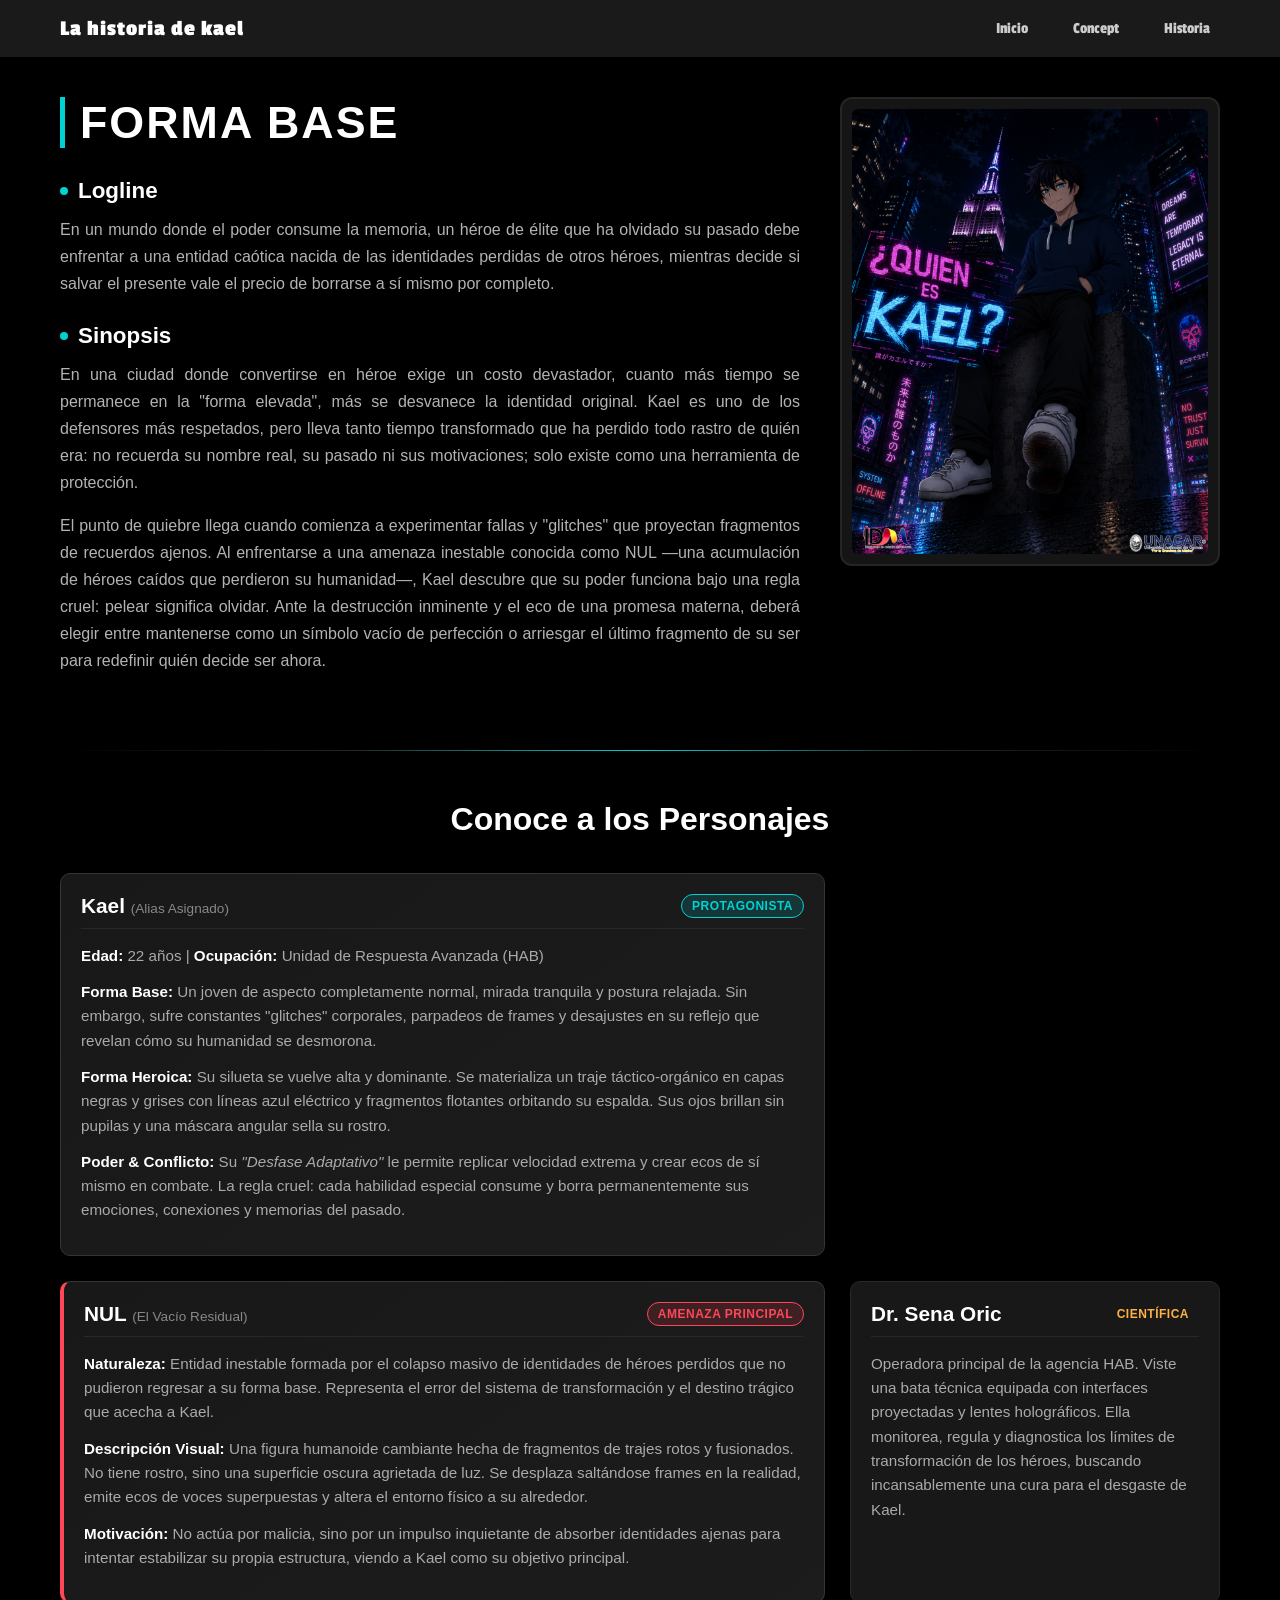
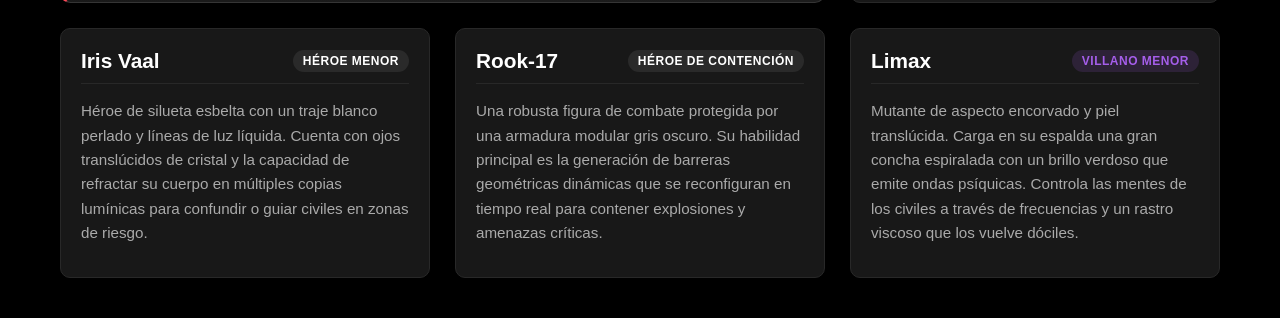
<file: historia.html>
<!DOCTYPE html>
<html lang="es-MX">
<head>
    <meta charset="UTF-8">
    <meta name="viewport" content="width=device-width, initial-scale=1.0">
    <title>historia</title>
    
    <link rel="stylesheet" href="styles.css">
    
    <link rel="preconnect" href="https://fonts.googleapis.com">
    <link rel="preconnect" href="https://fonts.gstatic.com" crossorigin>
    <link href="https://fonts.googleapis.com/css2?family=Passion+One:wght@400;700&display=swap" rel="stylesheet">
</head>
<header class="main-navbar">
        <div class="nav-container">
            <div class="nav-logo">
                <a href="index.html">La historia de kael</a>
            </div>
            <nav class="nav-links">
                <a href="index.html" class="nav-item">Inicio</a>
                <a href="Concept.html" class="nav-item">Concept</a>
                <a href="historia.html" class="nav-item">Historia</a>
            </nav>
        </div>
    </header>
<main class="story-page">
    <!-- SECCIÓN 1: NARRATIVA GENERAL & PÓSTER -->
    <section class="story-hero-section">
        <div class="story-info">
            <h1 class="story-title">FORMA BASE</h1>
            
            <div class="story-block">
                <h2><span class="accent-dot"></span>Logline</h2>
                <p>En un mundo donde el poder consume la memoria, un héroe de élite que ha olvidado su pasado debe enfrentar a una entidad caótica nacida de las identidades perdidas de otros héroes, mientras decide si salvar el presente vale el precio de borrarse a sí mismo por completo.</p>
            </div>

            <div class="story-block">
                <h2><span class="accent-dot"></span>Sinopsis</h2>
                <p>En una ciudad donde convertirse en héroe exige un costo devastador, cuanto más tiempo se permanece en la "forma elevada", más se desvanece la identidad original. Kael es uno de los defensores más respetados, pero lleva tanto tiempo transformado que ha perdido todo rastro de quién era: no recuerda su nombre real, su pasado ni sus motivaciones; solo existe como una herramienta de protección.</p>
                <p>El punto de quiebre llega cuando comienza a experimentar fallas y "glitches" que proyectan fragmentos de recuerdos ajenos. Al enfrentarse a una amenaza inestable conocida como NUL —una acumulación de héroes caídos que perdieron su humanidad—, Kael descubre que su poder funciona bajo una regla cruel: pelear significa olvidar. Ante la destrucción inminente y el eco de una promesa materna, deberá elegir entre mantenerse como un símbolo vacío de perfección o arriesgar el último fragmento de su ser para redefinir quién decide ser ahora.</p>
            </div>
        </div>

        <!-- Contenedor del Póster -->
        <div class="story-poster-container">
            <div class="poster-frame">
                <img src="images/poster.PNG" alt="Póster Oficial de Forma Base">
            </div>
        </div>
    </section>

    <hr class="section-divider">

    <!-- SECCIÓN 2: APARTADO DE PERSONAJES -->
    <section class="characters-section">
        <h2 class="section-title">Conoce a los Personajes</h2>
        
        <div class="characters-grid">
            <!-- PROTAGONISTA: KAEL -->
            <div class="character-card core-character">
                <div class="char-header">
                    <h3>Kael <small>(Alias Asignado)</small></h3>
                    <span class="badge protagonist">Protagonista</span>
                </div>
                <div class="char-body">
                    <p><strong>Edad:</strong> 22 años | <strong>Ocupación:</strong> Unidad de Respuesta Avanzada (HAB)</p>
                    <p><strong>Forma Base:</strong> Un joven de aspecto completamente normal, mirada tranquila y postura relajada. Sin embargo, sufre constantes "glitches" corporales, parpadeos de frames y desajustes en su reflejo que revelan cómo su humanidad se desmorona.</p>
                    <p><strong>Forma Heroica:</strong> Su silueta se vuelve alta y dominante. Se materializa un traje táctico-orgánico en capas negras y grises con líneas azul eléctrico y fragmentos flotantes orbitando su espalda. Sus ojos brillan sin pupilas y una máscara angular sella su rostro.</p>
                    <p><strong>Poder & Conflicto:</strong> Su <em>"Desfase Adaptativo"</em> le permite replicar velocidad extrema y crear ecos de sí mismo en combate. La regla cruel: cada habilidad especial consume y borra permanentemente sus emociones, conexiones y memorias del pasado.</p>
                </div>
            </div>

            <!-- ANTAGONISTA: NUL -->
            <div class="character-card core-character antagonist-card">
                <div class="char-header">
                    <h3>NUL <small>(El Vacío Residual)</small></h3>
                    <span class="badge antagonist">Amenaza Principal</span>
                </div>
                <div class="char-body">
                    <p><strong>Naturaleza:</strong> Entidad inestable formada por el colapso masivo de identidades de héroes perdidos que no pudieron regresar a su forma base. Representa el error del sistema de transformación y el destino trágico que acecha a Kael.</p>
                    <p><strong>Descripción Visual:</strong> Una figura humanoide cambiante hecha de fragmentos de trajes rotos y fusionados. No tiene rostro, sino una superficie oscura agrietada de luz. Se desplaza saltándose frames en la realidad, emite ecos de voces superpuestas y altera el entorno físico a su alrededor.</p>
                    <p><strong>Motivación:</strong> No actúa por malicia, sino por un impulso inquietante de absorber identidades ajenas para intentar estabilizar su propia estructura, viendo a Kael como su objetivo principal.</p>
                </div>
            </div>

            <!-- SOPORTE: DR. SENA ORIC -->
            <div class="character-card">
                <div class="char-header">
                    <h3>Dr. Sena Oric</h3>
                    <span class="badge support">Científica</span>
                </div>
                <div class="char-body">
                    <p>Operadora principal de la agencia HAB. Viste una bata técnica equipada con interfaces proyectadas y lentes holográficos. Ella monitorea, regula y diagnostica los límites de transformación de los héroes, buscando incansablemente una cura para el desgaste de Kael.</p>
                </div>
            </div>

            <!-- SECUNDARIO: IRIS VAAL -->
            <div class="character-card">
                <div class="char-header">
                    <h3>Iris Vaal</h3>
                    <span class="badge hero">Héroe Menor</span>
                </div>
                <div class="char-body">
                    <p>Héroe de silueta esbelta con un traje blanco perlado y líneas de luz líquida. Cuenta con ojos translúcidos de cristal y la capacidad de refractar su cuerpo en múltiples copias lumínicas para confundir o guiar civiles en zonas de riesgo.</p>
                </div>
            </div>

            <!-- SECUNDARIO: ROOK-17 -->
            <div class="character-card">
                <div class="char-header">
                    <h3>Rook-17</h3>
                    <span class="badge hero">Héroe de Contención</span>
                </div>
                <div class="char-body">
                    <p>Una robusta figura de combate protegida por una armadura modular gris oscuro. Su habilidad principal es la generación de barreras geométricas dinámicas que se reconfiguran en tiempo real para contener explosiones y amenazas críticas.</p>
                </div>
            </div>

            <!-- SECUNDARIO: LIMAX -->
            <div class="character-card">
                <div class="char-header">
                    <h3>Limax</h3>
                    <span class="badge villain">Villano Menor</span>
                </div>
                <div class="char-body">
                    <p>Mutante de aspecto encorvado y piel translúcida. Carga en su espalda una gran concha espiralada con un brillo verdoso que emite ondas psíquicas. Controla las mentes de los civiles a través de frecuencias y un rastro viscoso que los vuelve dóciles.</p>
                </div>
            </div>
        </div>
    </section>
</main>
</html>
</file>
<file: styles.css>
/* ==========================================================================
   1. VARIABLES, RESET Y CONFIGURACIÓN BASE
   ========================================================================== */
:root {
    --kos-red: #020084; 
    --kos-dark-red: #1b005a;
    --kos-font: 'Passion One', impact, sans-serif;
}

* {
    margin: 0;
    padding: 0;
    box-sizing: border-box;
}

body {
    background-color: #000000;
    font-family: var(--kos-font);
    overflow-x: hidden;
}
/* ==========================================================================
   BARRA DE NAVEGACIÓN SUPERIOR (NAVBAR)
   ========================================================================== */
.main-navbar {
    background-color: #1a1a1a; /* Un tono oscuro elegante */
    position: sticky; /* Se queda fija arriba al hacer scroll */
    top: 0;
    left: 0;
    width: 100%;
    z-index: 1000; /* Asegura que quede por encima de las imágenes, pero abajo del Lightbox */
    box-shadow: 0 2px 10px rgba(0, 0, 0, 0.3);
}

.nav-container {
    max-width: 1200px;
    margin: 0 auto;
    padding: 15px 20px;
    display: flex;
    justify-content: space-between; /* Alinea logo a la izquierda y enlaces a la derecha */
    align-items: center;
}

.nav-logo a {
    color: #ffffff;
    font-size: 1.4rem;
    font-weight: bold;
    text-decoration: none;
    letter-spacing: 1px;
    transition: color 0.3s ease;
}

.nav-logo a:hover {
    color: #ff4757; /* Cambia al color acento de tu web */
}

.nav-links {
    display: flex;
    gap: 25px; /* Separación entre los botones */
}

.nav-item {
    color: #cccccc;
    text-decoration: none;
    font-size: 1rem;
    font-weight: 500;
    padding: 5px 10px;
    transition: all 0.3s ease;
    position: relative;
}

/* Efecto Hover: Cambia de color */
.nav-item:hover {
    color: #ffffff;
}

/* Indicador visual para la página activa o al pasar el cursor */
.nav-item::after {
    content: '';
    position: absolute;
    width: 0;
    height: 2px;
    bottom: 0;
    left: 10px;
    background-color: #ff4757; /* Color de la línea inferior */
    transition: width 0.3s ease;
}

.nav-item:hover::after,
.nav-item.active::after {
    width: calc(100% - 20px);
}

.nav-item.active {
    color: #ffffff;
}

/* Ajuste para pantallas pequeñas */
@media (max-width: 600px) {
    .nav-container {
        flex-direction: column;
        gap: 10px;
        padding: 10px;
    }
    .nav-links {
        gap: 15px;
    }
}
/* ==========================================================================
   2. SECCIÓN PORTADA (HERO) - INDEX
   ========================================================================== */
.kos-hero {
    position: relative;
    width: 100%;
    height: 60vh; 
    min-height: 400px;
    display: flex;
    align-items: center;
    overflow: hidden;
}

.kos-hero-bg {
    position: absolute;
    top: 0;
    left: 0;
    width: 100%;
    height: 100%;
    object-fit: cover;
    object-position: center top;
    z-index: 1;
}

.kos-vertical-title {
    position: relative;
    z-index: 2;
    display: flex;
    flex-direction: column;
    margin-left: 8%;
    font-size: clamp(3rem, 6vw, 5rem);
    color: var(--kos-red);
    line-height: 0.8;
    text-shadow: 2px 2px 5px rgba(0, 0, 0, 0.8); 
}

/* ==========================================================================
   3. SECCIÓN CINTILLO (BANNER)
   ========================================================================== */
.kos-banner {
    background-color: var(--kos-red);
    padding: 15px 20px;
    text-align: center;
}

.kos-banner h2 {
    font-size: clamp(2rem, 4vw, 3.5rem);
    color: var(--kos-red); 
    -webkit-text-stroke: 2.5px #ffffff; 
    letter-spacing: 2px;
    margin: 0;
    text-shadow: 3px 3px 5px rgba(0, 0, 0, 0.4);
}

/* ==========================================================================
   4. SECCIÓN TARJETAS DE MENÚ (GRID DE 2 COLUMNAS)
   ========================================================================== */
.kos-menu-section {
    position: relative;
    padding: 60px 20px 100px;
    min-height: 60vh;
    display: flex;
    justify-content: center;
    align-items: center; 
    overflow: hidden;
}

.kos-grid {
    position: relative;
    z-index: 10;
    display: grid;
    grid-template-columns: repeat(2, minmax(250px, 350px)); /* Modificado a 2 columnas fijas */
    gap: 40px; 
    justify-content: center; /* Centra las tarjetas en la pantalla */
    align-items: start; 
    max-width: 1100px;
    width: 100%;
}

.kos-blur-bg {
    position: absolute;
    top: 0;
    left: 0;
    width: 100%;
    height: 100%;
    object-fit: cover;
    filter: blur(20px); 
    opacity: 0.7;
    z-index: 1;
}

.kos-card {
    display: flex;
    flex-direction: column;
    align-items: center;
    text-decoration: none;
    transition: transform 0.3s ease;
}

.kos-card:hover {
    transform: translateY(-8px);
}

.kos-card.card-down {
    margin-top: 40px; 
}

.kos-card-img {
    width: 100%;
    aspect-ratio: 2 / 3;
    border: 3px solid #ffffff;
    border-radius: 10px;
    overflow: hidden;
    margin: 10px 0; 
    box-shadow: 0px 10px 20px rgba(0, 0, 0, 0.5);
}

.kos-card-img img {
    width: 100%;
    height: 100%;
    object-fit: cover;
    transition: transform 0.4s ease;
}

.kos-card:hover .kos-card-img img {
    transform: scale(1.05);
}

.kos-card h3 {
    font-size: clamp(1.5rem, 2vw, 2rem);
    color: #ffffff;
    -webkit-text-stroke: 1.5px var(--kos-dark-red); 
    letter-spacing: 1px;
    margin: 0;
    text-shadow: 2px 2px 4px rgba(0,0,0,0.5); 
}

/* ==========================================================================
   5. BOTONES DE NAVEGACIÓN COMUNES (HOME)
   ========================================================================== */
.home-button, .home-button-corner {
    position: absolute;
    top: 25px;
    right: 30px;
    z-index: 100;
    transition: transform 0.3s ease;
}

.home-button:hover, .home-button-corner:hover {
    transform: scale(1.1);
}

.discography-page .home-button {
    position: absolute;
    top: 30px;
    right: 30px;
    z-index: 20;
}

/* ==========================================================================
   6. SECCIÓN: GALERÍA (PÁGINA ANTERIORMENTE DE HISTORIA)
   ========================================================================== */
body.history-page {
    background-color: #fdf9f9; /* Cambiar a #000000 si deseas la galería con fondo negro */
    position: relative;
}

.history-hero {
    width: 100%;
    height: 35vh; 
    min-height: 250px;
    overflow: hidden;
    background-color: #000;
}

.history-hero img {
    width: 100%;
    height: 100%;
    object-fit: cover; 
    object-position: center center; 
}

.history-title {
    font-family: 'Montserrat', sans-serif;
    font-weight: 800;
    font-size: clamp(1.8rem, 4vw, 2.5rem);
    color: var(--kos-red);
    margin-bottom: 40px;
    letter-spacing: 1px;
}

/* NUEVO: Cuadrícula organizada para las 12 imágenes (3 columnas x 4 filas) */
.gallery-container {
    display: grid;
    grid-template-columns: repeat(3, 1fr); 
    gap: 25px; 
    padding: 40px 20px;
    max-width: 1100px;
    margin: 0 auto;
}

.gallery-item {
    width: 100%;
    aspect-ratio: 1 / 1; 
    overflow: hidden;
    border: 3px solid var(--kos-red); 
    border-radius: 10px;
    box-shadow: 0px 8px 15px rgba(0, 0, 0, 0.3);
}

.gallery-item img {
    width: 100%;
    height: 100%;
    object-fit: cover; 
    transition: transform 0.3s ease;
}

.gallery-item:hover img {
    transform: scale(1.06); 
}

/* ==========================================================================
   7. SECCIÓN: DISCOGRAFÍA (MENÚ DE ÁLBUMES)
   ========================================================================== */
body.discography-page {
    margin: 0;
    padding: 0;
    height: 100vh; 
    width: 100vw;
    background-color: #0a0a0a;
    display: flex;
    justify-content: center;
    align-items: center;
    overflow: hidden; 
    position: relative;
}

.disco-bg {
    position: absolute;
    top: 0;
    left: 0;
    width: 100%;
    height: 100%;
    object-fit: cover;
    object-position: 50% 15%; 
    opacity: 0.55; 
    z-index: 1;
}

.deco-squizzle {
    position: absolute;
    z-index: 5;
    pointer-events: none; 
    width: clamp(100px, 20vw, 250px);
}

.deco-top-left { top: 30px; left: 30px; }
.deco-bottom-right { bottom: 30px; right: 30px; }

.album-menu {
    position: relative;
    z-index: 10;
    display: flex;
    flex-direction: column;
    gap: clamp(10px, 2.5vh, 25px); 
    align-items: center;
    justify-content: center;
    height: 100%;
    width: 100%;
    padding: 20px;
}

.album-link {
    display: block;
    transition: transform 0.3s ease, filter 0.3s ease;
}

.album-link img {
    width: clamp(250px, 45vw, 480px); 
    height: auto;
    max-height: 18vh; 
    object-fit: contain;
    filter: drop-shadow(0px 10px 15px rgba(0, 0, 0, 0.8)); 
}

.album-link:hover {
    transform: scale(1.1);
    filter: drop-shadow(0px 0px 15px rgba(255, 255, 255, 0.4)); 
}

/* ==========================================================================
   8. PLANTILLA MAESTRA DE DETALLE DE ÁLBUMES
   ========================================================================== */
body.album-master-page {
    background-color: #050505;
    background-image: url('images/fondo_estrellas.jpg'); 
    background-size: cover;
    background-position: center;
    background-attachment: fixed; 
    color: #ffffff;
    font-family: 'Montserrat', sans-serif;
    margin: 0;
    padding: 0;
    min-height: 100vh;
    position: relative;
}

.album-bg {
    position: fixed; 
    top: 0;
    left: 0;
    width: 100vw;
    height: 100vh;
    object-fit: cover;
    object-position: 50% 15%;
    z-index: 0; 
    opacity: 0.6; 
    pointer-events: none; 
}

.album-detail-container {
    position: relative;
    z-index: 10; 
    max-width: 900px;
    margin: 0 auto;
    padding: 60px 20px 80px;
    display: flex;
    flex-direction: column;
    align-items: center;
}

.album-logo-wrapper {
    margin-bottom: 25px;
}

.album-logo-wrapper img {
    width: clamp(200px, 30vw, 350px);
    height: auto;
    filter: drop-shadow(0px 5px 15px rgba(255, 255, 255, 0.2)); 
}

.album-lead-text {
    font-size: clamp(1.1rem, 2.5vw, 1.4rem);
    font-weight: 800;
    text-align: center;
    max-width: 750px;
    margin-bottom: 60px;
    line-height: 1.5;
    text-shadow: 2px 2px 4px rgba(0, 0, 0, 0.8);
}

.album-info-grid {
    display: grid;
    grid-template-columns: 1fr 1fr; 
    gap: 50px 60px; 
    align-items: center;
    width: 100%;
}

.info-text p {
    font-size: 1.05rem;
    line-height: 1.7;
    text-align: justify;
    font-weight: 500;
    margin: 0;
}

.info-image {
    display: flex;
    justify-content: center;
}

.info-image.bordered img {
    width: 100%;
    max-width: 380px;
    border-radius: 15px;
    border: 3px solid #ffffff;
    box-shadow: 0 10px 20px rgba(0, 0, 0, 0.5);
}

.info-image.transparent img {
    width: 100%;
    max-width: 250px; 
    filter: drop-shadow(0 10px 15px rgba(0, 0, 0, 0.5));
}

/* ==========================================================================
   9. SECCIÓN TOP CANCIONES (DENTRO DE ÁLBUMES)
   ========================================================================== */
.album-top-tracks {
    width: 100%;
    max-width: 800px;
    margin-top: 80px; 
    background-color: rgba(0, 0, 0, 0.4); 
    border-radius: 15px;
    padding: 40px;
    border: 1px solid rgba(255, 255, 255, 0.1);
    backdrop-filter: blur(10px); 
    -webkit-backdrop-filter: blur(10px);
}

.tracks-heading {
    font-family: var(--kos-font);
    font-size: clamp(2rem, 4vw, 3rem);
    color: #00d2ff; 
    margin-bottom: 5px;
    letter-spacing: 1px;
    text-align: center;
}

.tracks-subtitle {
    font-size: 0.9rem;
    color: #aaaaaa;
    text-align: center;
    margin-bottom: 30px;
    font-style: italic;
}

.track-list {
    display: flex;
    flex-direction: column;
    gap: 10px; 
}

.track-item {
    display: flex;
    justify-content: space-between; 
    align-items: center;
    padding: 15px 20px;
    border-radius: 8px;
    text-decoration: none; 
    transition: background-color 0.3s ease, transform 0.2s ease;
}

.track-item:hover {
    background-color: rgba(255, 255, 255, 0.08); 
    transform: scale(1.02); 
}

.track-left {
    display: flex;
    align-items: center;
    gap: 20px;
}

.track-number {
    font-family: var(--kos-font);
    font-size: 1.5rem;
    color: #00d2ff; 
    width: 25px; 
    text-align: right;
}

.track-name {
    font-weight: 700;
    font-size: 1.1rem;
    color: #ffffff;
}

.track-right {
    font-weight: 600;
    font-size: 1rem;
    color: #cccccc;
}

.track-views {
    letter-spacing: 0.5px;
}

/* ==========================================================================
   10. SECCIÓN: PRODUCTOS (MERCH)
   ========================================================================== */
body.products-page {
    margin: 0;
    padding: 0;
    background-color: #000000;
    min-height: 100vh;
    overflow-x: hidden; 
}

.products-container {
    display: flex;
    flex-direction: column;
    width: 100%;
    height: 100vh; 
    min-height: 800px; 
}

.product-banner {
    position: relative;
    flex: 1; 
    display: flex;
    align-items: center;
    text-decoration: none;
    transition: filter 0.3s ease;
}

.product-banner:hover {
    filter: brightness(1.15); 
}

.bg-blue { background: linear-gradient(to bottom, #00173d 0%, #0072ff 50%, #000a1a 100%); }
.bg-grey { background: linear-gradient(to bottom, #111111 0%, #8a8a8a 50%, #050505 100%); }
.bg-red { background: linear-gradient(to bottom, #3a0000 0%, #d40000 50%, #1a0000 100%); }
.bg-darkred { background: linear-gradient(to bottom, #1a0000 0%, #600000 50%, #0a0000 100%); }

.product-title {
    font-family: var(--kos-font);
    font-size: clamp(3rem, 7vw, 6.5rem);
    color: #ffffff;
    text-decoration: underline;
    text-underline-offset: 10px;
    text-decoration-thickness: 6px;
    z-index: 2;
    margin: 0;
    text-shadow: 2px 5px 15px rgba(0, 0, 0, 0.7); 
}

.title-left { margin-left: 15%; margin-right: auto; }
.title-right { margin-right: 15%; margin-left: auto; }

.product-img {
    position: absolute;
    height: 130%; 
    z-index: 10; 
    object-fit: contain;
    transition: transform 0.4s ease;
    filter: drop-shadow(0px 15px 20px rgba(0, 0, 0, 0.8)); 
    pointer-events: none; 
}

.product-banner:hover .product-img {
    transform: scale(1.08) rotate(2deg); 
}

.img-left { left: 8%; top: -15%; }
.img-right { right: 8%; top: -15%; }

.img-kkarma-back {
    right: 2%; 
    top: -15%;
    z-index: 10; 
}

.img-kkarma-front {
    right: 18%; 
    top: -5%; 
    z-index: 11; 
    height: 120%; 
}

/* ==========================================================================
   11. SECCIÓN: CONCIERTOS (TOUR)
   ========================================================================== */
body.conciertos-page {
    margin: 0;
    padding: 0;
    background-color: #000000;
    min-height: 100vh;
    display: flex;
    align-items: center;
    justify-content: center;
    overflow-x: hidden;
}

.conciertos-bg {
    position: fixed;
    top: 0;
    left: 0;
    width: 100vw;
    height: 100vh;
    object-fit: cover;
    object-position: center; 
    z-index: 0;
    opacity: 0.65; 
    pointer-events: none;
}

.conciertos-container {
    position: relative;
    z-index: 10;
    display: flex;
    flex-wrap: wrap;
    width: 100%;
    max-width: 1300px;
    padding: 60px 40px;
    align-items: center;
    justify-content: space-between;
    gap: 60px;
}

.fechas-list {
    flex: 1.5; 
    min-width: 320px;
}

.fechas-list ul {
    list-style-type: disc;
    padding-left: 20px;
    margin: 0;
}

.fechas-list li {
    font-family: 'Montserrat', sans-serif;
    font-weight: 800; 
    font-size: clamp(1.1rem, 2vw, 1.5rem); 
    line-height: 1.4;
    margin-bottom: 10px;
    letter-spacing: 0.5px;
    text-shadow: 2px 2px 6px rgba(0, 0, 0, 1), -1px -1px 4px rgba(0, 0, 0, 0.8);
}

.fechas-list li.past-date { color: #c41c1c; }
.fechas-list li.upcoming-date { color: #ffffff; }

.conciertos-image {
    flex: 1;
    min-width: 300px;
    display: flex;
    justify-content: center;
}

.conciertos-image img {
    width: 100%;
    max-width: 420px;
    border-radius: 18px; 
    border: 4px solid #ffffff; 
    box-shadow: 0px 15px 30px rgba(0, 0, 0, 0.7);
    transition: transform 0.4s ease;
}

.conciertos-image img:hover {
    transform: scale(1.05) rotate(-2deg); 
}

/* ==========================================================================
   12. MEDIA QUERIES (DISEÑO RESPONSIVO UNIFICADO)
   ========================================================================== */

/* Tablets y pantallas medianas (hasta 900px) */
@media (max-width: 900px) {
    .kos-grid {
        grid-template-columns: repeat(2, 1fr); 
        gap: 40px;
    }
    .conciertos-container {
        flex-direction: column-reverse; 
        padding: 80px 20px 40px;
        gap: 40px;
    }
    .fechas-list li {
        font-size: 1.05rem; 
    }
}

/* Dispositivos Móviles Grandes y Medios (hasta 768px) */
@media (max-width: 768px) {
    .gallery-container {
        grid-template-columns: 1fr; /* La galería pasa a una sola columna en móvil */
        gap: 20px;
    }
    .album-info-grid {
        grid-template-columns: 1fr; 
        gap: 40px;
    }
    .info-text p {
        text-align: center; 
    }
    .products-container {
        height: auto; 
        min-height: 100vh;
    }
    .product-banner {
        height: 25vh; 
        min-height: 200px;
    }
    .title-left { margin-left: 5%; }
    .title-right { margin-right: 5%; }
    .product-title {
        text-underline-offset: 4px;
        text-decoration-thickness: 3px;
    }
    .product-img {
        height: 110%; 
    }
    .img-left { left: 2%; }
    .img-right { right: 2%; }
    .img-kkarma-back { right: -5%; height: 100%; }
    .img-kkarma-front { right: 12%; height: 100%; }
}

/* Celulares Pequeños (hasta 500px / 600px) */
@media (max-width: 600px) {
    .kos-hero {
        height: 45vh; 
    }
    .kos-grid {
        grid-template-columns: 1fr; 
        gap: 50px;
    }
    .kos-card.card-down {
        margin-top: 0; /* Quita el escalonado en celular */
    }
    .kos-card-img {
        max-width: 320px; 
    }
    .album-top-tracks {
        padding: 30px 15px;
    }
    .track-item {
        padding: 12px 10px;
    }
    .track-name {
        font-size: 0.95rem;
    }
    .track-views {
        font-size: 0.85rem;
    }
}

/* ==========================================================================
   13. EFECTO LIGHTBOX (PANTALLA COMPLETA PARA LA GALERÍA)
   ========================================================================== */
.lightbox {
    display: none; /* Oculto por defecto */
    position: fixed;
    z-index: 2000; /* Por encima de todo */
    top: 0;
    left: 0;
    width: 100vw;
    height: 100vh;
    background-color: rgba(0, 0, 0, 0.9); /* Fondo negro semitransparente */
    justify-content: center;
    align-items: center;
    cursor: zoom-out;
}

/* La imagen ampliada */
.lightbox img {
    max-width: 90vh; /* Controla el ancho máximo */
    max-height: 85vh; /* Controla el alto máximo para que quepa en cualquier pantalla */
    object-fit: contain; /* ¡CLAVE! Muestra la imagen completa sin recortar absolutamente nada */
    border: 3px solid #ffffff;
    border-radius: 8px;
    box-shadow: 0 10px 25px rgba(0, 0, 0, 0.5);
    animation: zoomIn 0.25s ease; /* Efecto suave de apertura */
}

/* Botón de cerrar (X) */
.lightbox-close {
    position: absolute;
    top: 20px;
    right: 30px;
    color: #ffffff;
    font-size: 50px;
    font-family: Arial, sans-serif;
    cursor: pointer;
    transition: transform 0.2s ease;
}

.lightbox-close:hover {
    transform: scale(1.2);
}

/* Animación de entrada */
@keyframes zoomIn {
    from { transform: scale(0.9); opacity: 0; }
    to { transform: scale(1); opacity: 1; }
}

/* ==========================================================================
   DISEÑO EXCLUSIVO DE LA PÁGINA DE HISTORIA (historia.html)
   ========================================================================== */

/* Contenedor General de la Página */
.story-page {
    max-width: 1200px;
    margin: 40px auto;
    padding: 0 20px;
    color: #e0e0e0;
    font-family: 'Segoe UI', Tahoma, Geneva, Verdana, sans-serif;
}

/* --- SECCIÓN 1: TRAMA Y PÓSTER (Dos Columnas) --- */
.story-hero-section {
    display: flex;
    gap: 40px;
    align-items: flex-start;
}

.story-info {
    flex: 1; /* Toma la mayor parte del espacio izquierdo */
}

.story-title {
    font-size: 2.8rem;
    color: #ffffff;
    text-transform: uppercase;
    letter-spacing: 2px;
    margin-bottom: 30px;
    border-left: 5px solid #00d2d3; /* Detalle azul eléctrico como el traje de Kael */
    padding-left: 15px;
}

.story-block {
    margin-bottom: 25px;
}

.story-block h2 {
    font-size: 1.4rem;
    color: #ffffff;
    display: flex;
    align-items: center;
    gap: 10px;
    margin-bottom: 12px;
}

.accent-dot {
    width: 8px;
    height: 8px;
    background-color: #00d2d3;
    border-radius: 50%;
    display: inline-block;
}

.story-block p {
    line-height: 1.7;
    color: #b3b3b3;
    margin-bottom: 15px;
    text-align: justify;
}

/* Columna del Póster */
.story-poster-container {
    flex: 0 0 380px; /* Mantiene el ancho sugerido para la columna en pantallas grandes */
    position: sticky;
    top: 90px;
}

.poster-frame {
    background-color: #151515;
    border: 2px solid #252525;
    border-radius: 12px;
    padding: 10px;
    box-shadow: 0 15px 35px rgba(0, 0, 0, 0.7);
    transition: transform 0.3s ease;
    
    /* Asegura que el contenedor se acople al tamaño real de la imagen */
    width: 100%; 
    height: auto;
}

.poster-frame:hover {
    transform: translateY(-5px);
    border-color: #00d2d3;
}

.poster-frame img {
    width: 100%;        /* Obliga a la imagen a expandirse al ancho total de la caja */
    height: auto;       /* Calcula el alto automáticamente para no deformar tu diseño */
    display: block;
    object-fit: normal; /* Elimina cualquier restricción de escalado previo */
    border-radius: 6px;
}

/* Separador de Secciones */
.section-divider {
    border: 0;
    height: 1px;
    background: linear-gradient(to right, transparent, #252525, #00d2d3, #252525, transparent);
    margin: 50px 0;
}

/* --- SECCIÓN 2: PERSONAJES --- */
.characters-section {
    margin-top: 20px;
}

.section-title {
    font-size: 2rem;
    color: #ffffff;
    text-align: center;
    margin-bottom: 35px;
    position: relative;
}

/* Rejilla de Tarjetas */
.characters-grid {
    display: grid;
    grid-template-columns: repeat(auto-fill, minmax(320px, 1fr));
    gap: 25px;
}

/* Tarjeta de Personaje */
.character-card {
    background-color: #181818;
    border: 1px solid #282828;
    border-radius: 10px;
    padding: 20px;
    display: flex;
    flex-direction: column;
    transition: all 0.3s ease;
}

.character-card:hover {
    transform: scale(1.02);
    box-shadow: 0 8px 20px rgba(0, 0, 0, 0.4);
}

/* Tarjetas Destacadas (Kael y NUL ocupan el doble de ancho en pantallas grandes) */
.core-character {
    grid-column: span 2;
    border-color: #353535;
    background: linear-gradient(145deg, #181818, #1c1c1c);
}

.antagonist-card {
    border-left: 4px solid #ff4757; /* Detalle rojo para el peligro de NUL */
}

.character-card:not(.core-character) {
    grid-column: span 1;
}

/* Encabezados internos de la tarjeta */
.char-header {
    display: flex;
    justify-content: space-between;
    align-items: center;
    margin-bottom: 15px;
    border-bottom: 1px solid #282828;
    padding-bottom: 10px;
}

.char-header h3 {
    font-size: 1.3rem;
    color: #ffffff;
    margin: 0;
}

.char-header h3 small {
    font-size: 0.85rem;
    color: #888888;
    font-weight: normal;
}

/* Etiquetas/Badges de Roles */
.badge {
    font-size: 0.75rem;
    padding: 4px 10px;
    border-radius: 20px;
    font-weight: bold;
    text-transform: uppercase;
    letter-spacing: 0.5px;
}

.protagonist { background-color: rgba(0, 210, 211, 0.15); color: #00d2d3; border: 1px solid #00d2d3; }
.antagonist { background-color: rgba(255, 71, 87, 0.15); color: #ff4757; border: 1px solid #ff4757; }
.hero { background-color: rgba(255, 255, 255, 0.08); color: #ffffff; }
.support { background-color: rgba(2ffa, 180, 0, 0.15); color: #ffb142; }
.villain { background-color: rgba(165, 94, 234, 0.15); color: #a55eea; }

/* Cuerpo de la tarjeta */
.char-body p {
    font-size: 0.95rem;
    line-height: 1.6;
    color: #aaaaaa;
    margin-bottom: 12px;
}

.char-body strong {
    color: #ffffff;
}

/* --- RESPONSIVIDAD (Ajustes para móviles y tablets) --- */
@media (max-width: 968px) {
    .story-hero-section {
        flex-direction: column;
        align-items: center;
    }
    
    .story-poster-container {
        flex: none;
        width: 100%;
        max-width: 400px;
        position: static;
    }

    .core-character {
        grid-column: span 1; /* En pantallas chicas, todas las tarjetas se adaptan a una sola columna */
    }
}
</file>
